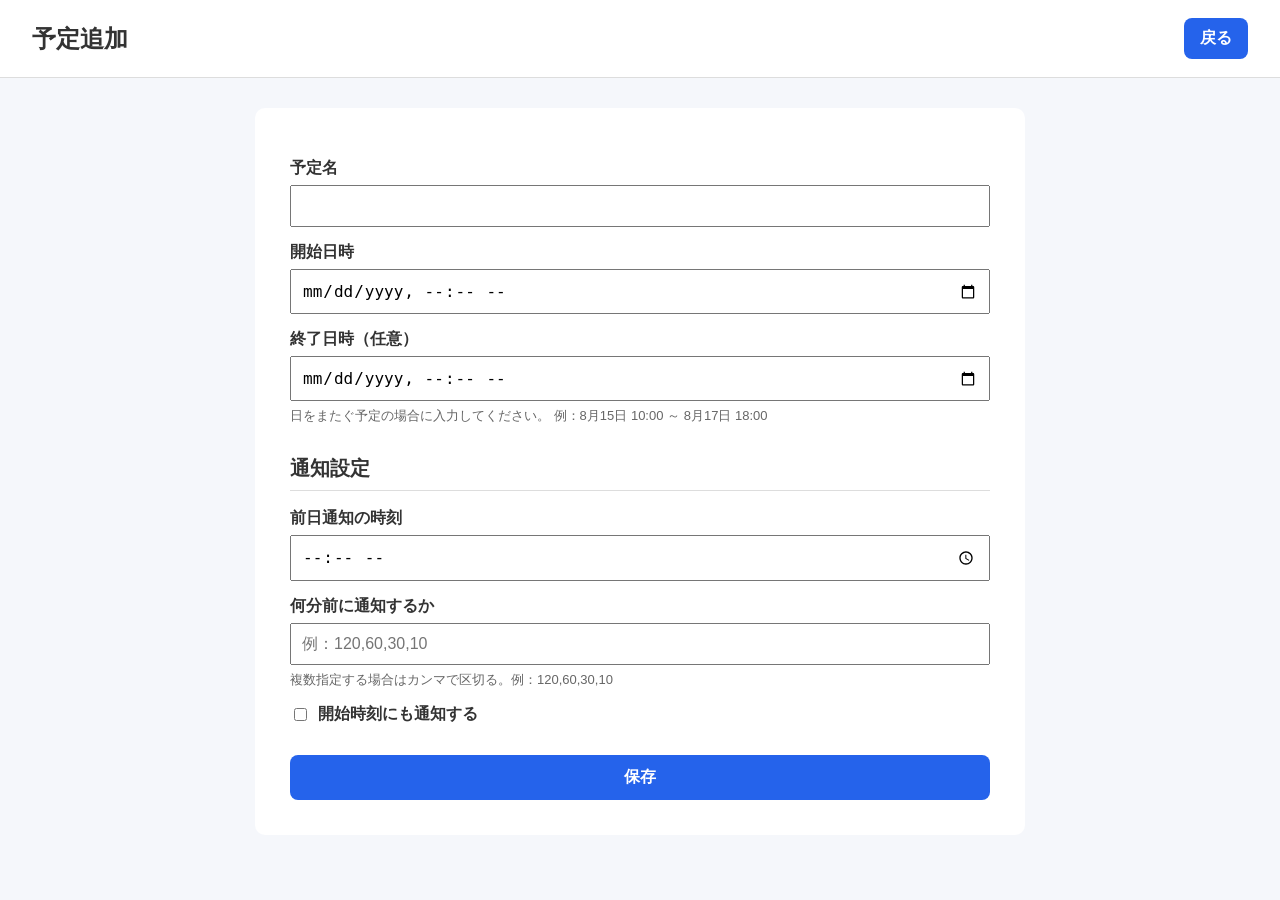
<file: templates/add.html>
<!DOCTYPE html>
<html lang="ja">
<head>
    <meta charset="UTF-8">
    <title>予定追加</title>
    <link rel="stylesheet" href="/static/style.css">
</head>
<body>

<header>
    <h1>予定追加</h1>
    <a class="add-button" href="/">戻る</a>
</header>

<main>
    <form class="form-box" method="POST">

        <label>予定名</label>
        <input type="text" name="title" required>

        <label>開始日時</label>
        <input type="datetime-local" name="date" required>

        <label>終了日時（任意）</label>
        <input type="datetime-local" name="end_date">

        <p class="help-text">
            日をまたぐ予定の場合に入力してください。
            例：8月15日 10:00 ～ 8月17日 18:00
        </p>

        <h2 class="form-title">通知設定</h2>

        <label>前日通知の時刻</label>
        <input type="time" name="notify_day_before">

        <label>何分前に通知するか</label>
        <input
            type="text"
            name="notify_minutes_before"
            placeholder="例：120,60,30,10"
        >

        <p class="help-text">
            複数指定する場合はカンマで区切る。例：120,60,30,10
        </p>

        <label class="checkbox-label">
            <input type="checkbox" name="notify_at_time">
            開始時刻にも通知する
        </label>

        <button type="submit">保存</button>

    </form>
</main>

</body>
</html>
</file>
<file: static/style.css>
body {
    margin: 0;
    background: #f5f7fb;
    font-family: Arial, "Yu Gothic", sans-serif;
    color: #333;
}

header {
    background: white;
    padding: 18px 32px;
    display: flex;
    justify-content: space-between;
    align-items: center;
    border-bottom: 1px solid #ddd;
}

header h1 {
    margin: 0;
    font-size: 24px;
}

.add-button {
    background: #2563eb;
    color: white;
    text-decoration: none;
    padding: 10px 16px;
    border-radius: 8px;
    font-weight: bold;
}

main {
    width: 90%;
    max-width: 1000px;
    margin: 30px auto;
}

.month-header {
    display: flex;
    justify-content: space-between;
    align-items: center;
    margin-bottom: 20px;
}

.month-header h2 {
    margin: 0;
}

.month-button {
    background: white;
    color: #2563eb;
    text-decoration: none;
    padding: 8px 14px;
    border: 1px solid #2563eb;
    border-radius: 8px;
    font-weight: bold;
}

.calendar {
    width: 100%;
    border-collapse: collapse;
    background: white;
    box-shadow: 0 2px 8px rgba(0,0,0,0.05);
}

.calendar th {
    padding: 12px;
    background: #f1f5f9;
    border: 1px solid #ddd;
}

.calendar td {
    width: 14.2%;
    height: 100px;
    vertical-align: top;
    border: 1px solid #ddd;
    padding: 8px;
}

.day {
    font-weight: bold;
    margin-bottom: 6px;
}

.today {
    display: inline-block;
    background: #2563eb;
    color: white;
    padding: 4px 8px;
    border-radius: 50%;
}

.event {
    display: block;
    background: #dbeafe;
    color: #1e40af;
    padding: 4px 6px;
    border-radius: 6px;
    font-size: 12px;
    margin-top: 4px;
    text-decoration: none;
}

.event:hover {
    background: #bfdbfe;
}

.sun {
    color: #dc2626;
}

.sat {
    color: #2563eb;
}

.list-area {
    margin-top: 40px;
    background: white;
    padding: 20px;
    border-radius: 10px;
}

.list-area h2 {
    text-align: left;
}

.list-area ul {
    padding-left: 20px;
}

.list-area li {
    margin-bottom: 10px;
}

.list-area small {
    color: #666;
    margin-left: 10px;
}

.edit-link {
    margin-left: 12px;
    color: #2563eb;
    text-decoration: none;
    font-weight: bold;
}

.form-box {
    background: white;
    padding: 35px;
    border-radius: 10px;
    max-width: 700px;
    width: 90%;
    margin: 0 auto;
}

.form-box label {
    display: block;
    margin-top: 15px;
    margin-bottom: 6px;
    font-weight: bold;
}

.form-box input {
    width: 100%;
    padding: 10px;
    font-size: 16px;
    box-sizing: border-box;
}

.checkbox-label {
    display: flex !important;
    align-items: center;
    gap: 8px;
}

.checkbox-label input {
    width: auto;
}

.form-title {
    margin-top: 30px;
    font-size: 20px;
    border-bottom: 1px solid #ddd;
    padding-bottom: 8px;
}

.form-box button {
    margin-top: 24px;
    width: 100%;
    padding: 12px;
    background: #2563eb;
    color: white;
    border: none;
    border-radius: 8px;
    font-size: 16px;
    font-weight: bold;
}

.delete-form {
    max-width: 500px;
    margin: 20px auto;
}

.delete-button {
    width: 100%;
    padding: 12px;
    background: #dc2626;
    color: white;
    border: none;
    border-radius: 8px;
    font-size: 16px;
    font-weight: bold;
}

.help-text {
    color: #666;
    font-size: 13px;
    margin-top: 6px;
}

.error-text {
    color: #dc2626;
    font-weight: bold;
}

.header-buttons {
    display: flex;
    align-items: center;
    gap: 10px;
}

.repeat-button {
    background: #16a34a;
    color: white;
    text-decoration: none;
    padding: 10px 16px;
    border-radius: 8px;
    font-weight: bold;
}

.repeat-button:hover {
    background: #15803d;
}

.form-box select {
    width: 100%;
    padding: 10px;
    font-size: 16px;
    box-sizing: border-box;
}
</file>
